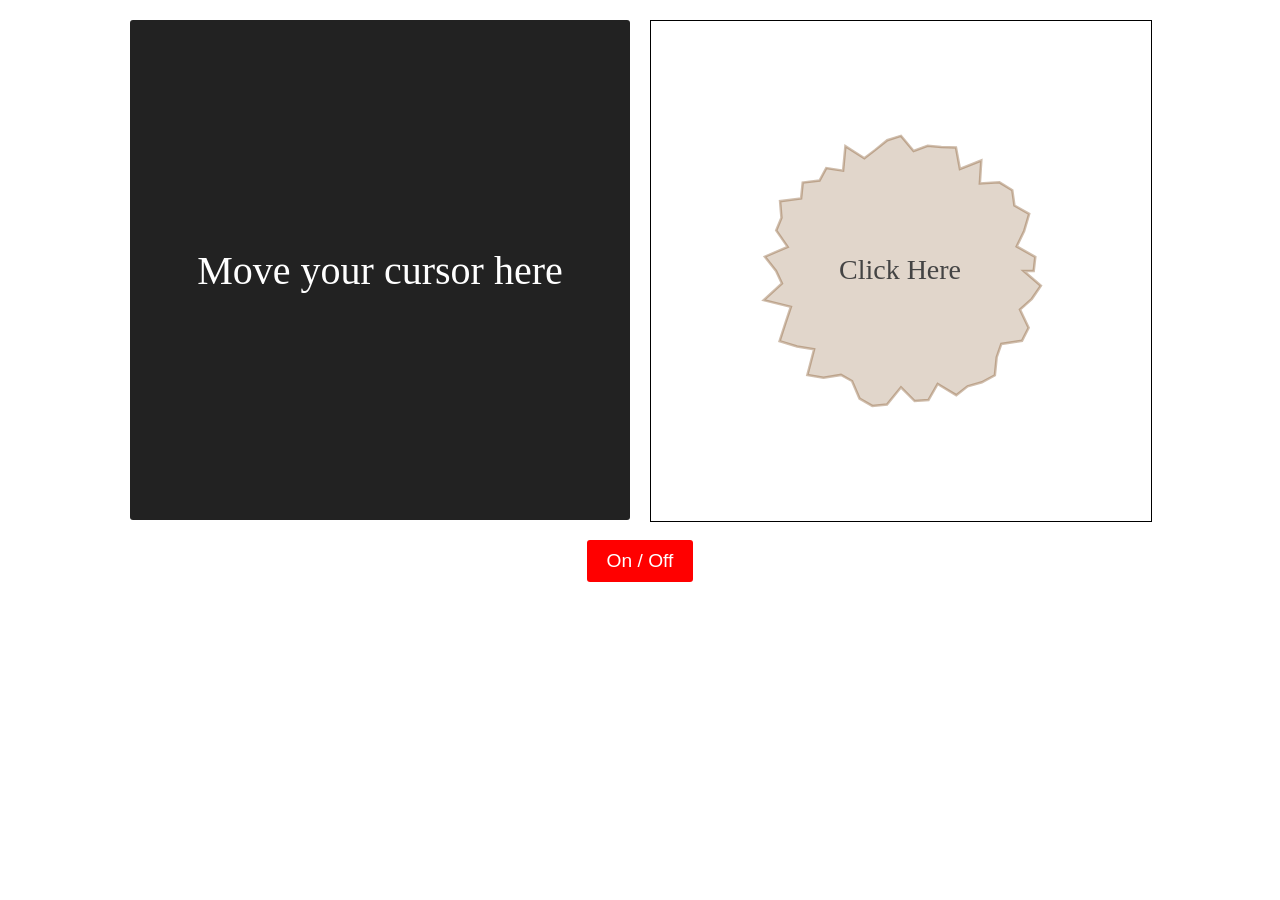
<file: apps/light-pulse/index.html>
<!doctype html>
<html lang="en">
  <head>
    <meta charset="UTF-8" />
    <meta name="viewport" content="width=device-width, initial-scale=1.0" />
    <title>Light-Pulse</title>
    <link rel="stylesheet" href="styles.css" />
  </head>

  <body>
    <div id="layout">
      <div id="pad-box">Move your cursor here</div>

      <div class="canvas-wrapper">
        <canvas id="stain" width="500" height="500"></canvas>
        <div class="canvas-text">Click Here</div>
      </div>
    </div>

    <div id="controls">
      <button id="toggle-sound">On / Off</button>
    </div>

    <script type="module" src="index.js"></script>
  </body>
</html>
</file>
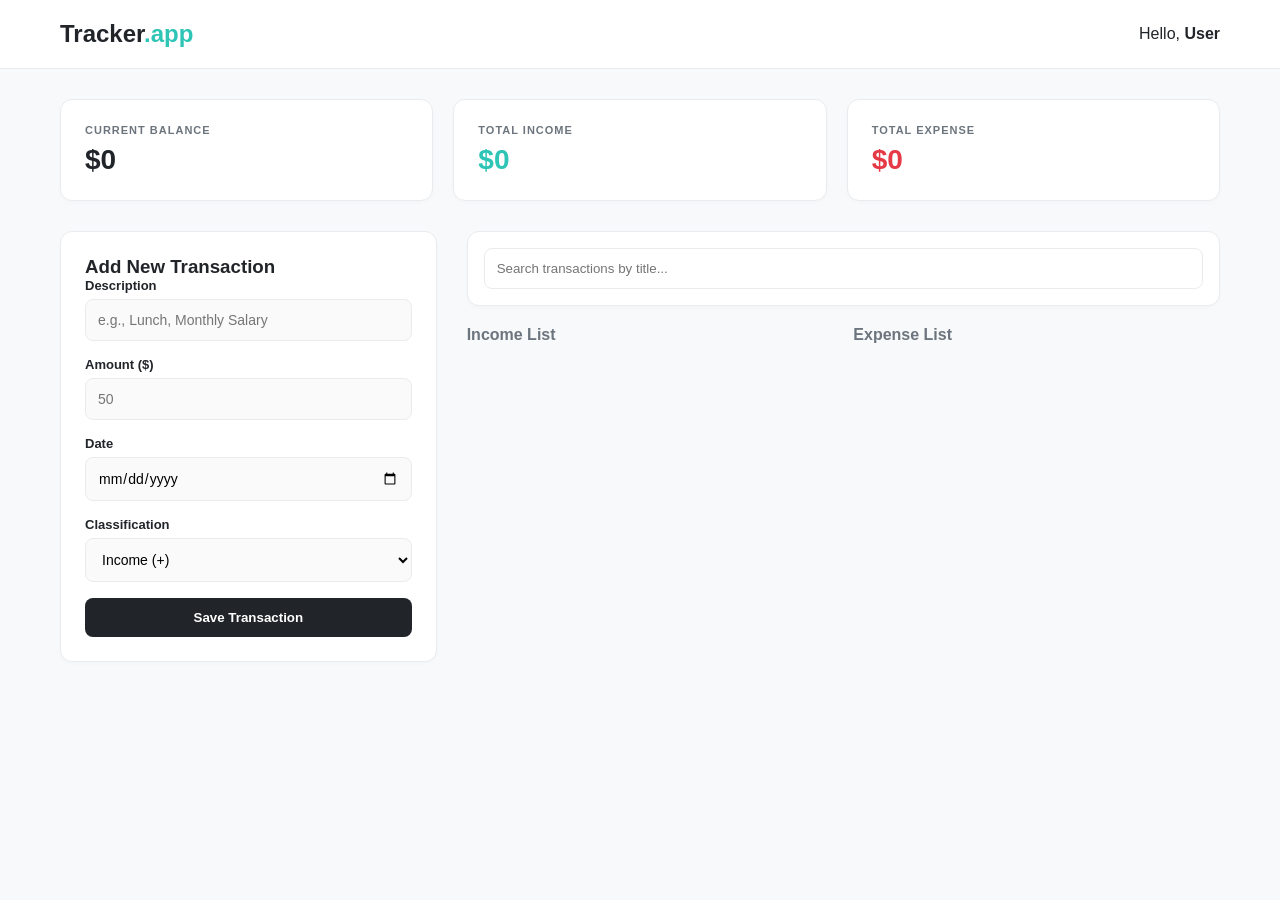
<file: apps/tracker-app/index.html>
<!DOCTYPE html>
<html lang="en">
<head>
  <meta charset="UTF-8">
  <meta name="viewport" content="width=device-width, initial-scale=1.0">
  <title>Personal Finance & Expense Tracker</title>
  <link rel="stylesheet" href="styles.css">
</head>
<body>

  <header class="app-header">
    <div class="header-container">
      <h1 class="app-logo">Tracker<span>.app</span></h1>
      <div class="tracker-header__greeting">
        Hello, <strong>User</strong>
      </div>
    </div>
  </header>

  <main class="app-container">
    
    <section class="dashboard-grid">
      <div class="card card-balance">
        <span class="card-label">CURRENT BALANCE</span>
        <h2 id="totalBalance">$0</h2>
      </div>
      <div class="card card-income">
        <span class="card-label">TOTAL INCOME</span>
        <h2 id="totalIncome">$0</h2>
      </div>
      <div class="card card-expense">
        <span class="card-label">TOTAL EXPENSE</span>
        <h2 id="totalExpense">$0</h2>
      </div>
    </section>

    <div class="main-content-layout">
      
      <section class="form-section">
        <div class="card">
          <h3 id="formTitle">Add New Transaction</h3>
          <form id="transactionForm">
            <input type="hidden" id="transactionId">
            
            <div class="form-group">
              <label for="transactionTitle">Description</label>
              <input type="text" id="transactionTitle" placeholder="e.g., Lunch, Monthly Salary">
            </div>

            <div class="form-group">
              <label for="transactionAmount">Amount ($)</label>
              <input type="number" id="transactionAmount" placeholder="50">
            </div>

            <div class="form-group">
              <label for="transactionDate">Date</label>
              <input type="date" id="transactionDate">
            </div>

            <div class="form-group">
              <label for="transactionType">Classification</label>
              <select id="transactionType">
                <option value="income">Income (+)</option>
                <option value="expense">Expense (-)</option>
              </select>
            </div>

            <button type="submit" id="submitButton" class="btn-submit">Save Transaction</button>
            <button type="button" id="cancelEditButton" class="btn-cancel" style="display: none;">Cancel Edit</button>
          </form>
        </div>
      </section>

      <section class="list-section">
        <div class="card search-card">
          <div class="search-box">
            <input type="text" id="searchTransaction" placeholder="Search transactions by title...">
          </div>
        </div>

        <div class="lists-container">
          <div class="list-wrapper">
            <h3>Income List</h3>
            <div id="incomeList" class="transaction-list"></div>
          </div>

          <div class="list-wrapper">
            <h3>Expense List</h3>
            <div id="expenseList" class="transaction-list"></div>
          </div>
        </div>
      </section>

    </div>
  </main>

  <script src="main.js"></script>
</body>
</html>
</file>
<file: apps/light-pulse/styles.css>
#layout {
  display: flex;
  justify-content: center;
  align-items: flex-start;
  gap: 20px;
  margin-top: 20px;
}

#pad-box {
  width: 500px;
  height: 500px;
  border-radius: 3px;
  background: #222;
  display: flex;
  align-items: center;
  justify-content: center;
  color: white;
  font-size: 2.5em;
  text-align: center;
}

.canvas-wrapper {
  position: relative;
  width: 500px;
  height: 500px;
}

#stain {
  width: 100%;
  height: 100%;
  border: 1px solid black;
  background: #fff;
}

.canvas-text {
  position: absolute;
  top: 50%;
  left: 50%;
  transform: translate(-50%, -50%);
  font-size: 28px;
  color: #444;
  pointer-events: none;
}

#controls {
  display: flex;
  justify-content: center;
  margin-top: 20px;
}

#toggle-sound {
  padding: 10px 20px;
  font-size: 1.2em;
  border: none;
  border-radius: 3px;
  cursor: pointer;
  background-color: red;
  color: white;
  transition: background 0.3s;
}

#toggle-sound:hover {
  opacity: 0.8;
}
</file>
<file: apps/tracker-app/styles.css>
:root {
  --bg-app: #f8f9fa;
  --bg-card: #ffffff;
  --text-main: #212529;
  --text-muted: #6c757d;
  --primary: #212529;
  --income-color: #2ec4b6;
  --expense-color: #e63946;
  --border: #e9ecef;
  --radius: 12px;
}

* {
  box-sizing: border-box;
  margin: 0;
  padding: 0;
  font-family: 'Segoe UI', Tahoma, Geneva, Verdana, sans-serif;
}

body {
  background-color: var(--bg-app);
  color: var(--text-main);
  padding-bottom: 60px;
}

.app-header {
  background-color: var(--bg-card);
  border-bottom: 1px solid var(--border);
  padding: 20px 0;
  margin-bottom: 30px;
}

.header-container {
  max-width: 1200px;
  margin: 0 auto;
  display: flex;
  justify-content: space-between;
  align-items: center;
  padding: 0 20px;
}

.app-logo {
  font-size: 24px;
  font-weight: 700;
}

.app-logo span {
  color: var(--income-color);
}

.app-container {
  max-width: 1200px;
  margin: 0 auto;
  padding: 0 20px;
}

.dashboard-grid {
  display: grid;
  grid-template-columns: repeat(auto-fit, minmax(280px, 1fr));
  gap: 20px;
  margin-bottom: 30px;
}

.card {
  background-color: var(--bg-card);
  border-radius: var(--radius);
  padding: 24px;
  border: 1px solid var(--border);
  box-shadow: 0 2px 4px rgba(0,0,0,0.02);
}

.card-label {
  font-size: 11px;
  font-weight: 700;
  letter-spacing: 1px;
  color: var(--text-muted);
  display: block;
  margin-bottom: 8px;
}

.card h2 {
  font-size: 28px;
  font-weight: 700;
}

.card-income h2 { color: var(--income-color); }
.card-expense h2 { color: var(--expense-color); }

.main-content-layout {
  display: grid;
  grid-template-columns: 1fr 2fr;
  gap: 30px;
}

@media (max-width: 900px) {
  .main-content-layout {
    grid-template-columns: 1fr;
  }
}

.form-group {
  margin-bottom: 16px;
}

.form-group label {
  display: block;
  font-size: 13px;
  font-weight: 600;
  margin-bottom: 6px;
  color: var(--text-main);
}

.form-group input, .form-group select {
  width: 100%;
  padding: 12px;
  border: 1px solid var(--border);
  border-radius: 8px;
  font-size: 14px;
  background-color: #fafafa;
  outline: none;
  transition: border 0.2s;
}

.form-group input:focus, .form-group select:focus {
  border-color: var(--primary);
  background-color: #fff;
}

.btn-submit {
  width: 100%;
  padding: 12px;
  background-color: var(--primary);
  color: #fff;
  border: none;
  border-radius: 8px;
  font-weight: 600;
  cursor: pointer;
  transition: opacity 0.2s;
}

.btn-submit:hover { opacity: 0.9; }

.btn-cancel {
  width: 100%;
  padding: 10px;
  background-color: transparent;
  color: var(--text-muted);
  border: 1px solid var(--border);
  border-radius: 8px;
  margin-top: 8px;
  cursor: pointer;
}

.search-card {
  padding: 16px;
  margin-bottom: 20px;
}

.search-box input {
  width: 100%;
  padding: 12px;
  border: 1px solid var(--border);
  border-radius: 8px;
  outline: none;
}

.lists-container {
  display: grid;
  grid-template-columns: 1fr 1fr;
  gap: 20px;
}

@media (max-width: 600px) {
  .lists-container {
    grid-template-columns: 1fr;
  }
}

.list-wrapper h3 {
  font-size: 16px;
  margin-bottom: 12px;
  color: var(--text-muted);
}

.transaction-item {
  background: white;
  border: 1px solid var(--border);
  padding: 16px;
  border-radius: 8px;
  margin-bottom: 12px;
}

.transaction-item h3 {
  font-size: 16px;
  font-weight: 600;
  margin-bottom: 4px;
}

.transaction-item p {
  font-size: 13px;
  color: var(--text-muted);
  margin-bottom: 4px;
}

.item-actions {
  display: flex;
  gap: 8px;
  margin-top: 12px;
}

.item-actions button {
  padding: 6px 12px;
  font-size: 12px;
  border-radius: 4px;
  cursor: pointer;
  border: 1px solid var(--border);
  background: #fff;
}

.btn-action-edit:hover {
  background: #f0f0f0;
}

.btn-action-delete {
  color: var(--expense-color);
}

.btn-action-delete:hover {
  background: #fff5f5;
}
</file>
